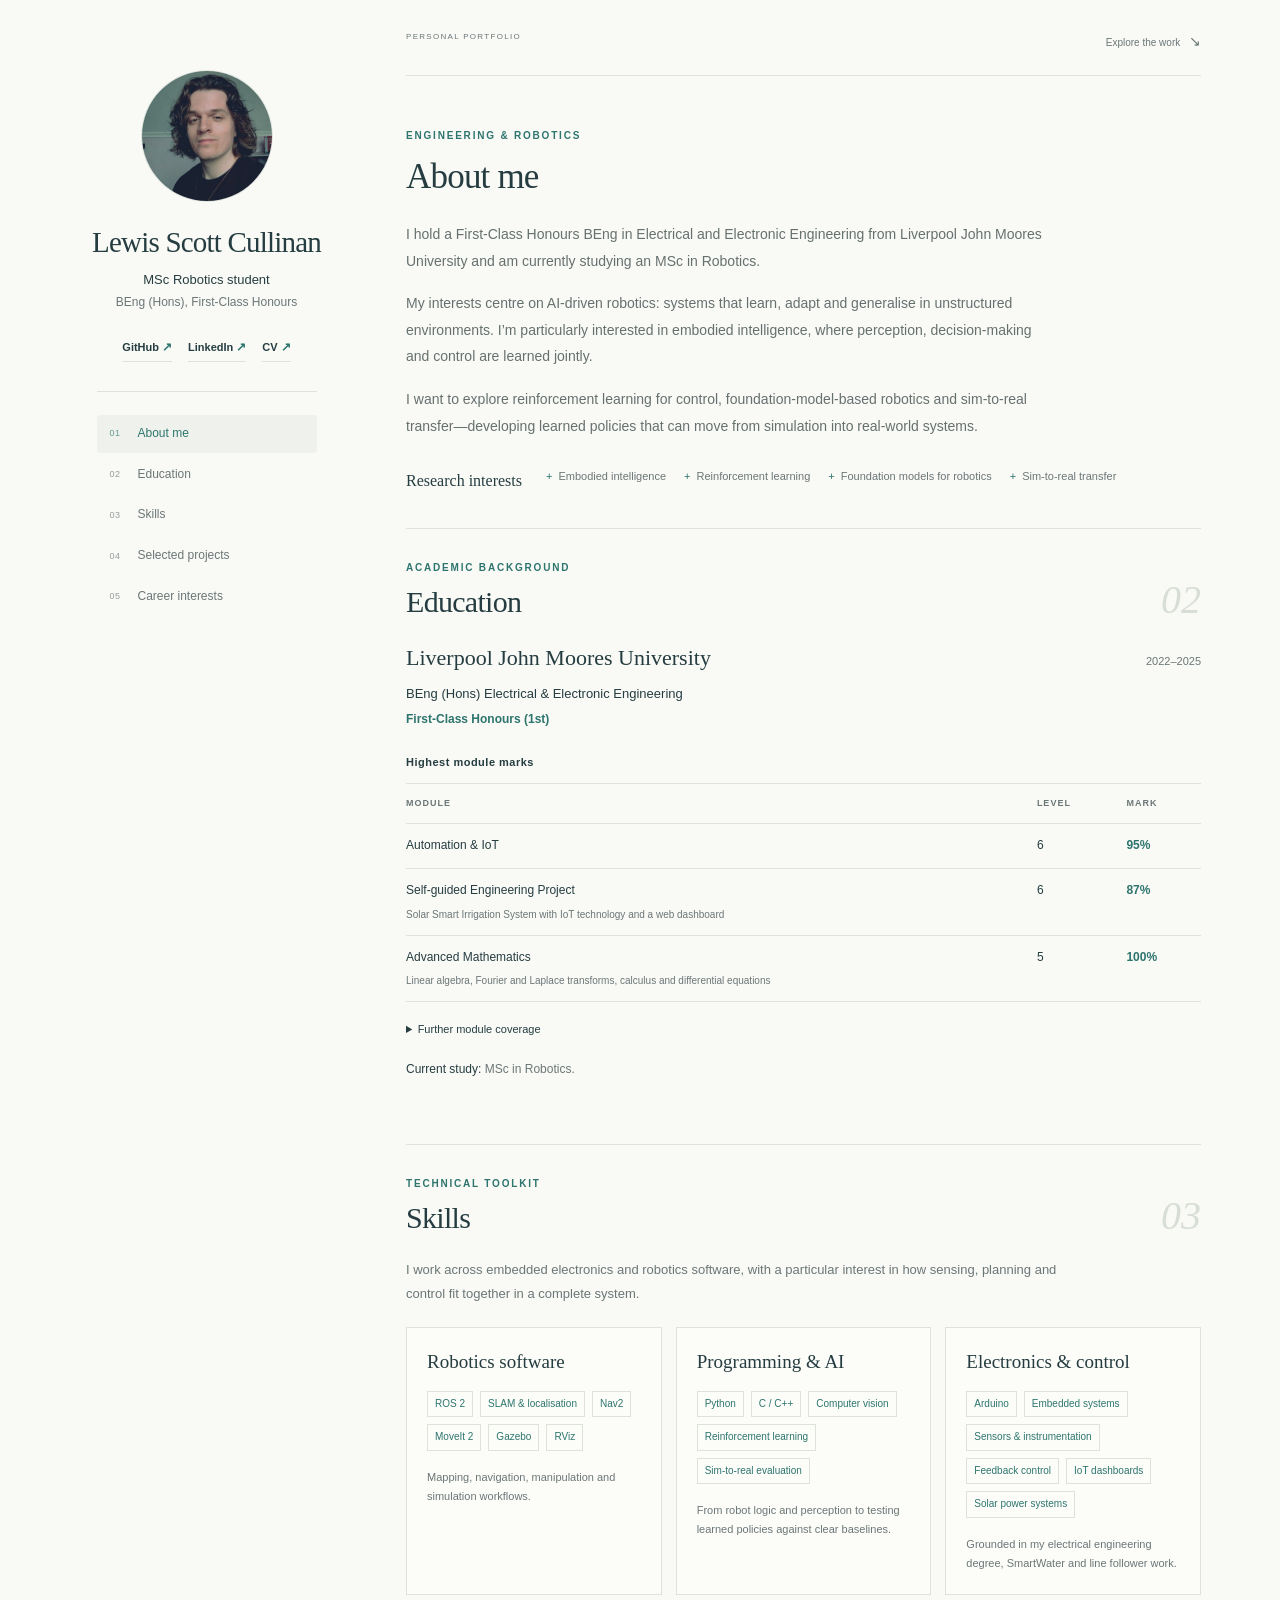
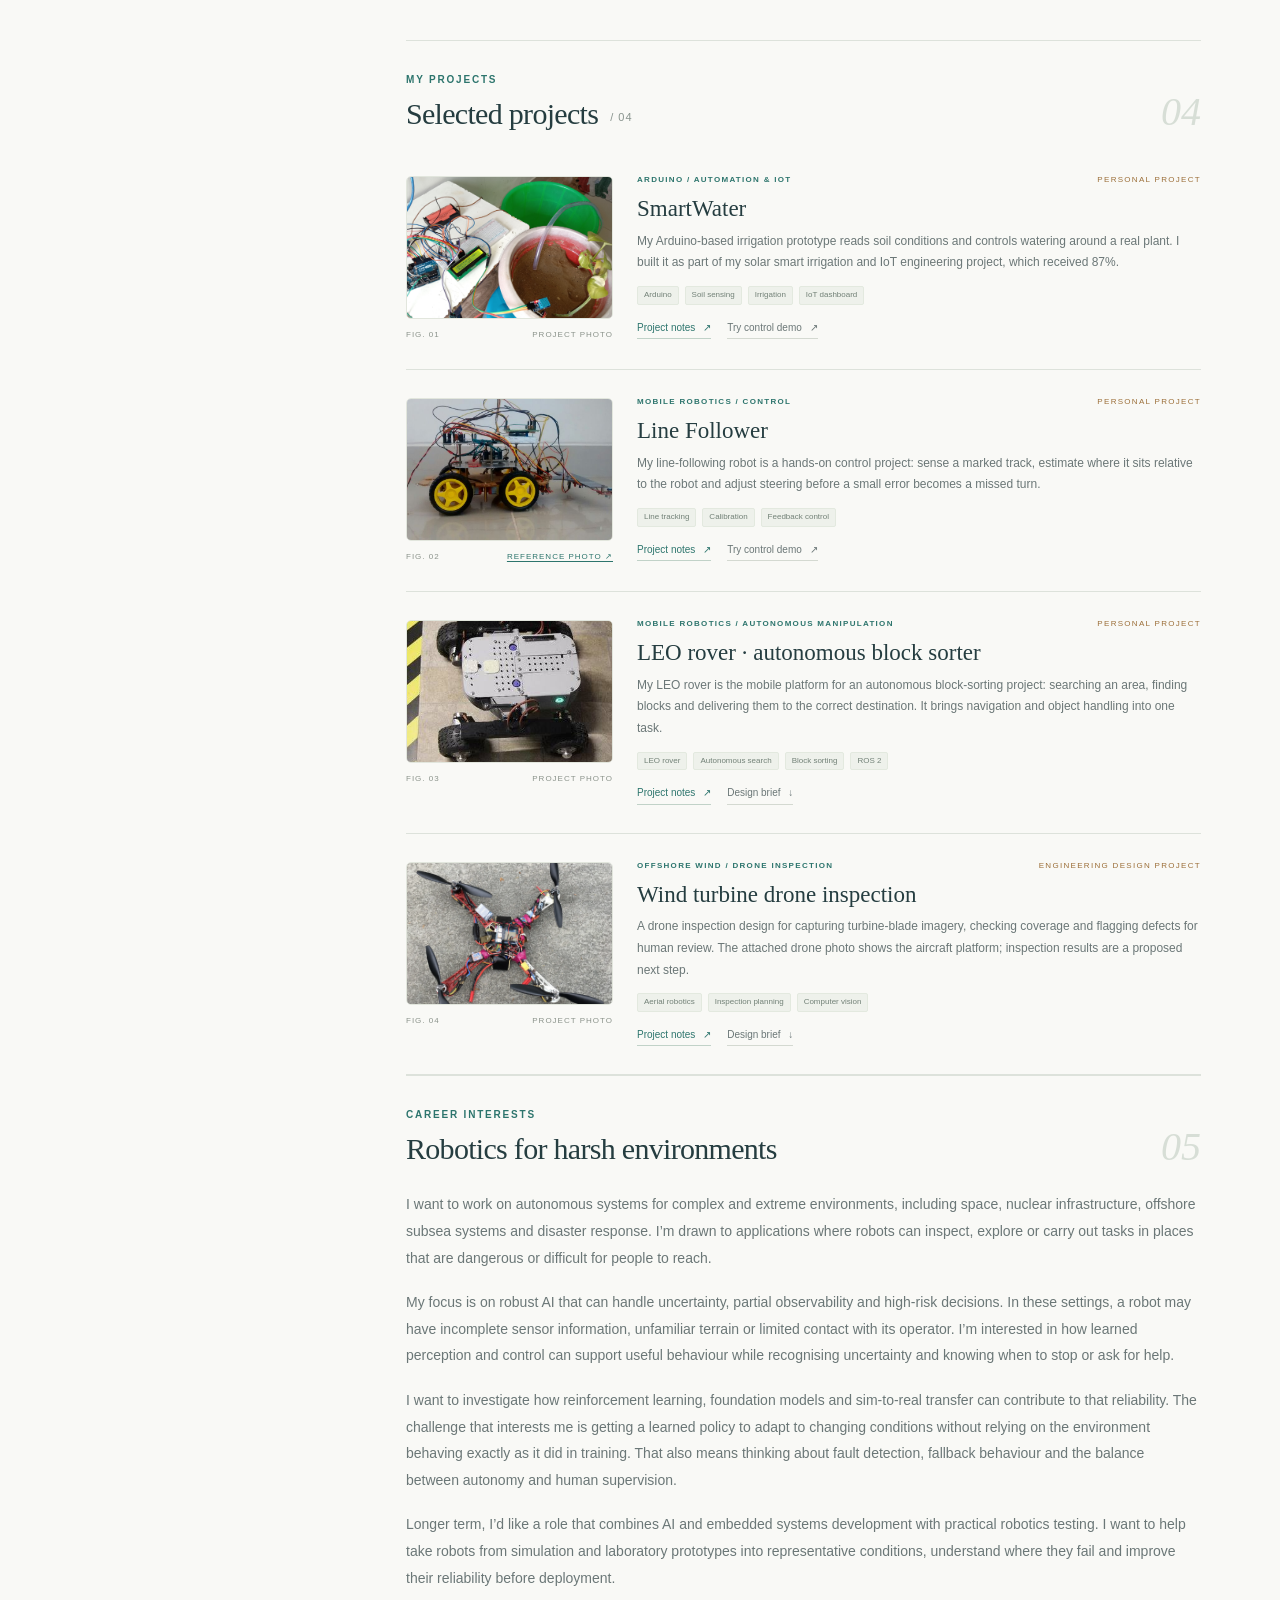
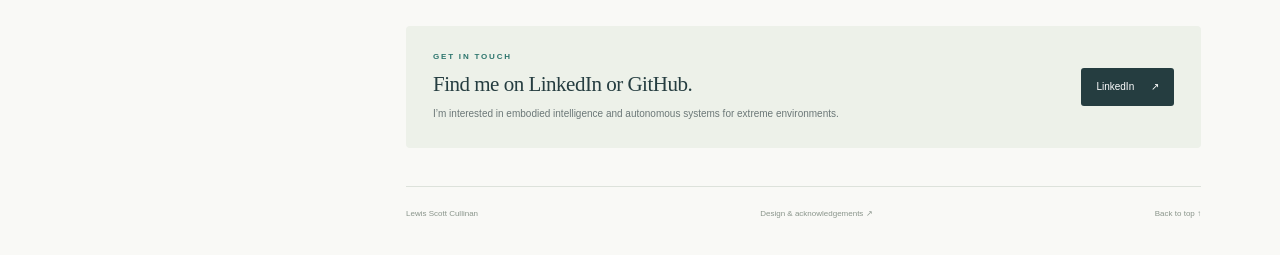
<file: index.html>
<!doctype html>
<html lang="en">
<head>
  <meta charset="utf-8"><meta name="viewport" content="width=device-width, initial-scale=1">
  <meta name="description" content="Lewis Scott Cullinan: First-Class Electrical and Electronic Engineering graduate, with interests in embodied intelligence and AI-driven robotics for extreme environments.">
  <meta name="theme-color" content="#f9f9f6">
  <title>Lewis Scott Cullinan | Robotics &amp; Electronics</title>
  <link rel="icon" type="image/svg+xml" href="assets/avatar.svg">
  <link rel="stylesheet" href="styles.css">
  <script src="profile.js?v=2" defer></script><script src="projects.js?v=2" defer></script><script src="app.js?v=2" defer></script>
</head>
<body>
<a class="skip-link" href="#main">Skip to content</a>
<div class="page-shell">
  <aside class="profile" aria-label="Personal profile">
    <a href="#about" class="avatar-link" aria-label="Back to introduction"><img id="avatar" class="avatar" src="assets/lewis-cullinan.png" width="132" height="132" alt="Lewis Scott Cullinan"></a>
    <p class="eyebrow profile-eyebrow">LEWIS SCOTT CULLINAN</p>
    <h1 id="profile-name">Lewis Scott Cullinan</h1>
    <p class="profile-role" id="profile-role">MSc Robotics student</p>
    <p class="affiliation" id="profile-affiliation">BEng (Hons), First-Class Honours</p>
    <a id="profile-email" class="email" hidden></a>
    <div class="social-links" aria-label="Professional profiles">
      <a data-profile-link="github" hidden>GitHub <span aria-hidden="true">↗</span></a>
      <a data-profile-link="linkedin" hidden>LinkedIn <span aria-hidden="true">↗</span></a>
      <a data-profile-link="cv" hidden>CV <span aria-hidden="true">↗</span></a>
    </div>
    <nav aria-label="Main navigation">
      <a href="#about" class="active"><span>01</span> About me</a>
      <a href="#education"><span>02</span> Education</a>
      <a href="#skills"><span>03</span> Skills</a>
      <a href="#projects"><span>04</span> Selected projects</a>
      <a href="#direction"><span>05</span> Career interests</a>
    </nav>
  </aside>
  <main id="main">
    <header class="topline"><span>PERSONAL PORTFOLIO</span><a href="#projects">Explore the work <span aria-hidden="true">↘</span></a></header>
    <section id="about" class="intro" aria-labelledby="about-title">
      <p class="eyebrow">ENGINEERING &amp; ROBOTICS</p>
      <h2 id="about-title">About me</h2>
      <div id="bio" class="intro-copy"><p>I hold a First-Class Honours BEng in Electrical and Electronic Engineering from Liverpool John Moores University and am currently studying an MSc in Robotics.</p><p>My interests centre on AI-driven robotics: systems that learn, adapt and generalise in unstructured environments. I’m particularly interested in embodied intelligence, where perception, decision-making and control are learned jointly.</p><p>I want to explore reinforcement learning for control, foundation-model-based robotics and sim-to-real transfer—developing learned policies that can move from simulation into real-world systems.</p></div>
      <div class="interests"><h3>Research interests</h3><ul><li>Embodied intelligence</li><li>Reinforcement learning</li><li>Foundation models for robotics</li><li>Sim-to-real transfer</li></ul></div>
    </section>
    <section id="education" class="education-section" aria-labelledby="education-title">
      <div class="section-title"><div><p class="eyebrow">ACADEMIC BACKGROUND</p><h2 id="education-title">Education</h2></div><span class="section-index">02</span></div>
      <div class="degree-heading"><h3>Liverpool John Moores University</h3><span>2022–2025</span></div>
      <p class="degree-name">BEng (Hons) Electrical &amp; Electronic Engineering</p>
      <p class="degree-grade">First-Class Honours (1st)</p>
      <h4 class="academic-subheading">Highest module marks</h4>
      <div class="module-table-wrap"><table class="module-table"><thead><tr><th scope="col">Module</th><th scope="col">Level</th><th scope="col">Mark</th></tr></thead><tbody>
        <tr><th scope="row">Automation &amp; IoT</th><td>6</td><td><strong>95%</strong></td></tr>
        <tr><th scope="row">Self-guided Engineering Project<span>Solar Smart Irrigation System with IoT technology and a web dashboard</span></th><td>6</td><td><strong>87%</strong></td></tr>
        <tr><th scope="row">Advanced Mathematics<span>Linear algebra, Fourier and Laplace transforms, calculus and differential equations</span></th><td>5</td><td><strong>100%</strong></td></tr>
      </tbody></table></div>
      <details class="module-details"><summary>Further module coverage</summary><p>Instrumentation &amp; Control Systems Engineering; Automation &amp; IoT; Signal Processing; Power Electronics; Digital/Analogue Electronics; Embedded Systems Programming and Applications in the Environment; Electronic Design; Linear Electronics; Local Communications Systems; Electric Machines; Clean Energy; Engineering Management; Energy Efficient Drives.</p></details>
      <p class="next-degree"><strong>Current study:</strong> MSc in Robotics.</p>
    </section>
    <section id="skills" class="skills-section" aria-labelledby="skills-title">
      <div class="section-title"><div><p class="eyebrow">TECHNICAL TOOLKIT</p><h2 id="skills-title">Skills</h2></div><span class="section-index">03</span></div>
      <p class="skills-intro">I work across embedded electronics and robotics software, with a particular interest in how sensing, planning and control fit together in a complete system.</p>
      <div class="skill-grid">
        <div class="skill-group"><h3>Robotics software</h3><ul><li>ROS 2</li><li>SLAM &amp; localisation</li><li>Nav2</li><li>MoveIt 2</li><li>Gazebo</li><li>RViz</li></ul><p>Mapping, navigation, manipulation and simulation workflows.</p></div>
        <div class="skill-group"><h3>Programming &amp; AI</h3><ul><li>Python</li><li>C / C++</li><li>Computer vision</li><li>Reinforcement learning</li><li>Sim-to-real evaluation</li></ul><p>From robot logic and perception to testing learned policies against clear baselines.</p></div>
        <div class="skill-group"><h3>Electronics &amp; control</h3><ul><li>Arduino</li><li>Embedded systems</li><li>Sensors &amp; instrumentation</li><li>Feedback control</li><li>IoT dashboards</li><li>Solar power systems</li></ul><p>Grounded in my electrical engineering degree, SmartWater and line follower work.</p></div>
      </div>
    </section>
    <section id="projects" class="projects-section" aria-labelledby="projects-title">
      <div class="section-title"><div><p class="eyebrow">MY PROJECTS</p><h2 id="projects-title">Selected projects<span class="section-count"> / 04</span></h2></div><span class="section-index">04</span></div>
      <div id="project-list"></div>
      <noscript><p>Enable JavaScript to view the interactive project list. The complete descriptions are also available in the <a href="project-notes.md">project notes</a>.</p></noscript>
    </section>
    <section id="direction" class="direction-section" aria-labelledby="direction-title">
      <div class="section-title"><div><p class="eyebrow">CAREER INTERESTS</p><h2 id="direction-title">Robotics for harsh environments</h2></div><span class="section-index">05</span></div>
      <div id="objective" class="direction-copy"><p>I want to work on autonomous systems for complex and extreme environments, including space, nuclear infrastructure, offshore subsea systems and disaster response. I’m drawn to applications where robots can inspect, explore or carry out tasks in places that are dangerous or difficult for people to reach.</p><p>My focus is on robust AI that can handle uncertainty, partial observability and high-risk decisions. In these settings, a robot may have incomplete sensor information, unfamiliar terrain or limited contact with its operator. I’m interested in how learned perception and control can support useful behaviour while recognising uncertainty and knowing when to stop or ask for help.</p><p>I want to investigate how reinforcement learning, foundation models and sim-to-real transfer can contribute to that reliability. The challenge that interests me is getting a learned policy to adapt to changing conditions without relying on the environment behaving exactly as it did in training. That also means thinking about fault detection, fallback behaviour and the balance between autonomy and human supervision.</p><p>Longer term, I’d like a role that combines AI and embedded systems development with practical robotics testing. I want to help take robots from simulation and laboratory prototypes into representative conditions, understand where they fail and improve their reliability before deployment.</p></div>
      <div class="contact-panel"><div><p class="eyebrow">GET IN TOUCH</p><h3>Find me on LinkedIn or GitHub.</h3><p id="contact-copy">I’m interested in embodied intelligence and autonomous systems for extreme environments.</p></div><a id="contact-action" href="https://www.linkedin.com/in/lewis-scott-cullinan-08628b191/" target="_blank" rel="noopener noreferrer" class="primary-link">LinkedIn <span aria-hidden="true">↗</span></a></div>
    </section>
    <footer><span id="copyright">Robotics portfolio</span><a href="credits.html">Design &amp; acknowledgements <span aria-hidden="true">↗</span></a><a href="#about">Back to top ↑</a></footer>
  </main>
</div>
<dialog id="project-dialog" aria-labelledby="dialog-title"><div class="dialog-sticky"><span class="eyebrow">PROJECT DETAILS</span><button class="close-dialog" aria-label="Close project details">Close <span aria-hidden="true">×</span></button></div><div id="dialog-content"></div></dialog>
</body>
</html>
</file>
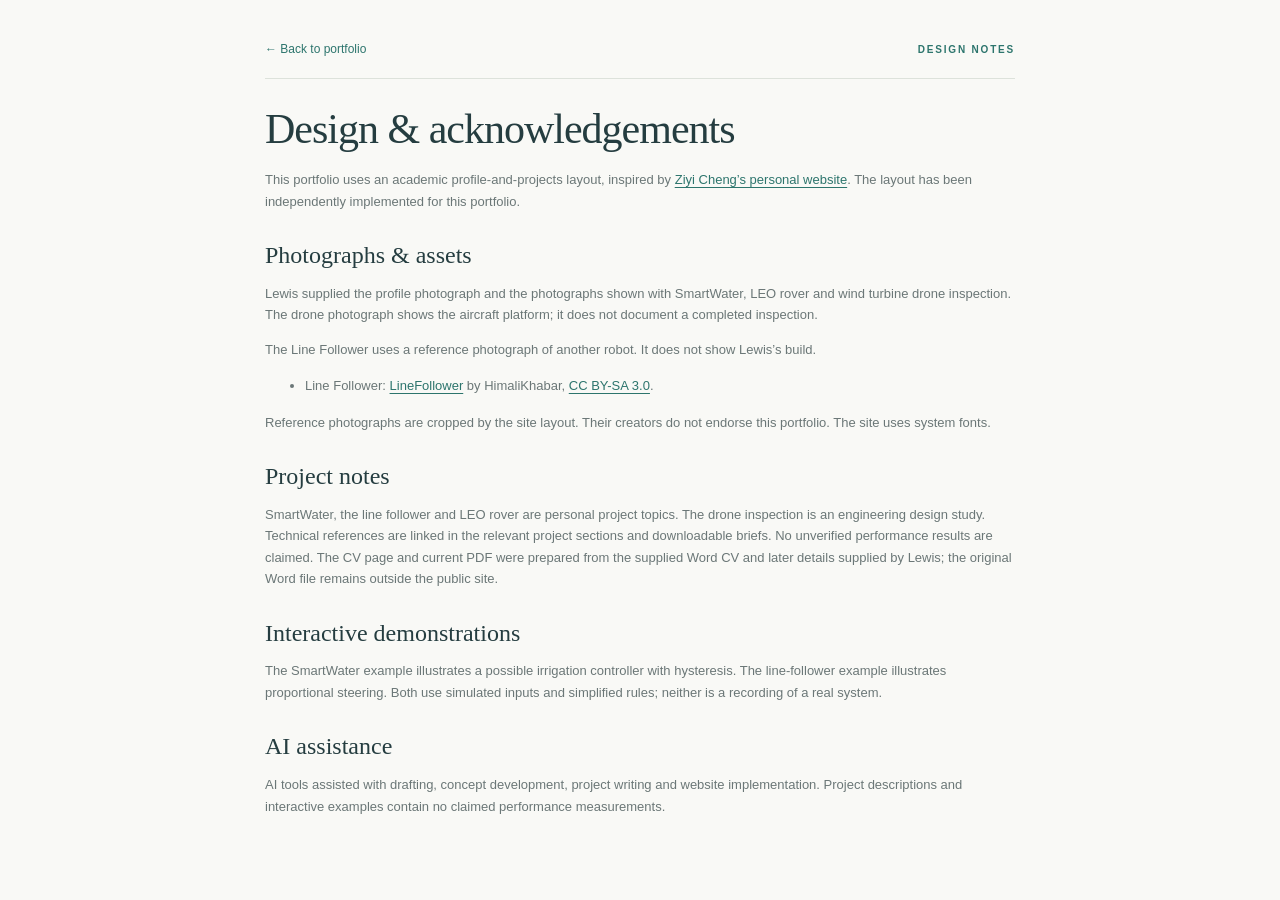
<file: credits.html>
<!doctype html><html lang="en"><head><meta charset="utf-8"><meta name="viewport" content="width=device-width,initial-scale=1"><title>Acknowledgements | Robotics Portfolio</title><link rel="stylesheet" href="styles.css"></head><body><main class="document-shell"><div class="document-nav"><a href="index.html">← Back to portfolio</a><span class="eyebrow" style="margin:0">DESIGN NOTES</span></div><h1>Design &amp; acknowledgements</h1><p>This portfolio uses an academic profile-and-projects layout, inspired by <a href="https://ziyicheng427.github.io/" target="_blank" rel="noopener noreferrer">Ziyi Cheng’s personal website</a>. The layout has been independently implemented for this portfolio.</p><h2>Photographs &amp; assets</h2><p>Lewis supplied the profile photograph and the photographs shown with SmartWater, LEO rover and wind turbine drone inspection. The drone photograph shows the aircraft platform; it does not document a completed inspection.</p><p>The Line Follower uses a reference photograph of another robot. It does not show Lewis’s build.</p><ul><li>Line Follower: <a href="https://commons.wikimedia.org/wiki/File:LineFollower.jpg">LineFollower</a> by HimaliKhabar, <a href="https://creativecommons.org/licenses/by-sa/3.0/">CC BY-SA 3.0</a>.</li></ul><p>Reference photographs are cropped by the site layout. Their creators do not endorse this portfolio. The site uses system fonts.</p><h2>Project notes</h2><p>SmartWater, the line follower and LEO rover are personal project topics. The drone inspection is an engineering design study. Technical references are linked in the relevant project sections and downloadable briefs. No unverified performance results are claimed. The CV page and current PDF were prepared from the supplied Word CV and later details supplied by Lewis; the original Word file remains outside the public site.</p><h2>Interactive demonstrations</h2><p>The SmartWater example illustrates a possible irrigation controller with hysteresis. The line-follower example illustrates proportional steering. Both use simulated inputs and simplified rules; neither is a recording of a real system.</p><h2>AI assistance</h2><p>AI tools assisted with drafting, concept development, project writing and website implementation. Project descriptions and interactive examples contain no claimed performance measurements.</p></main></body></html>
</file>
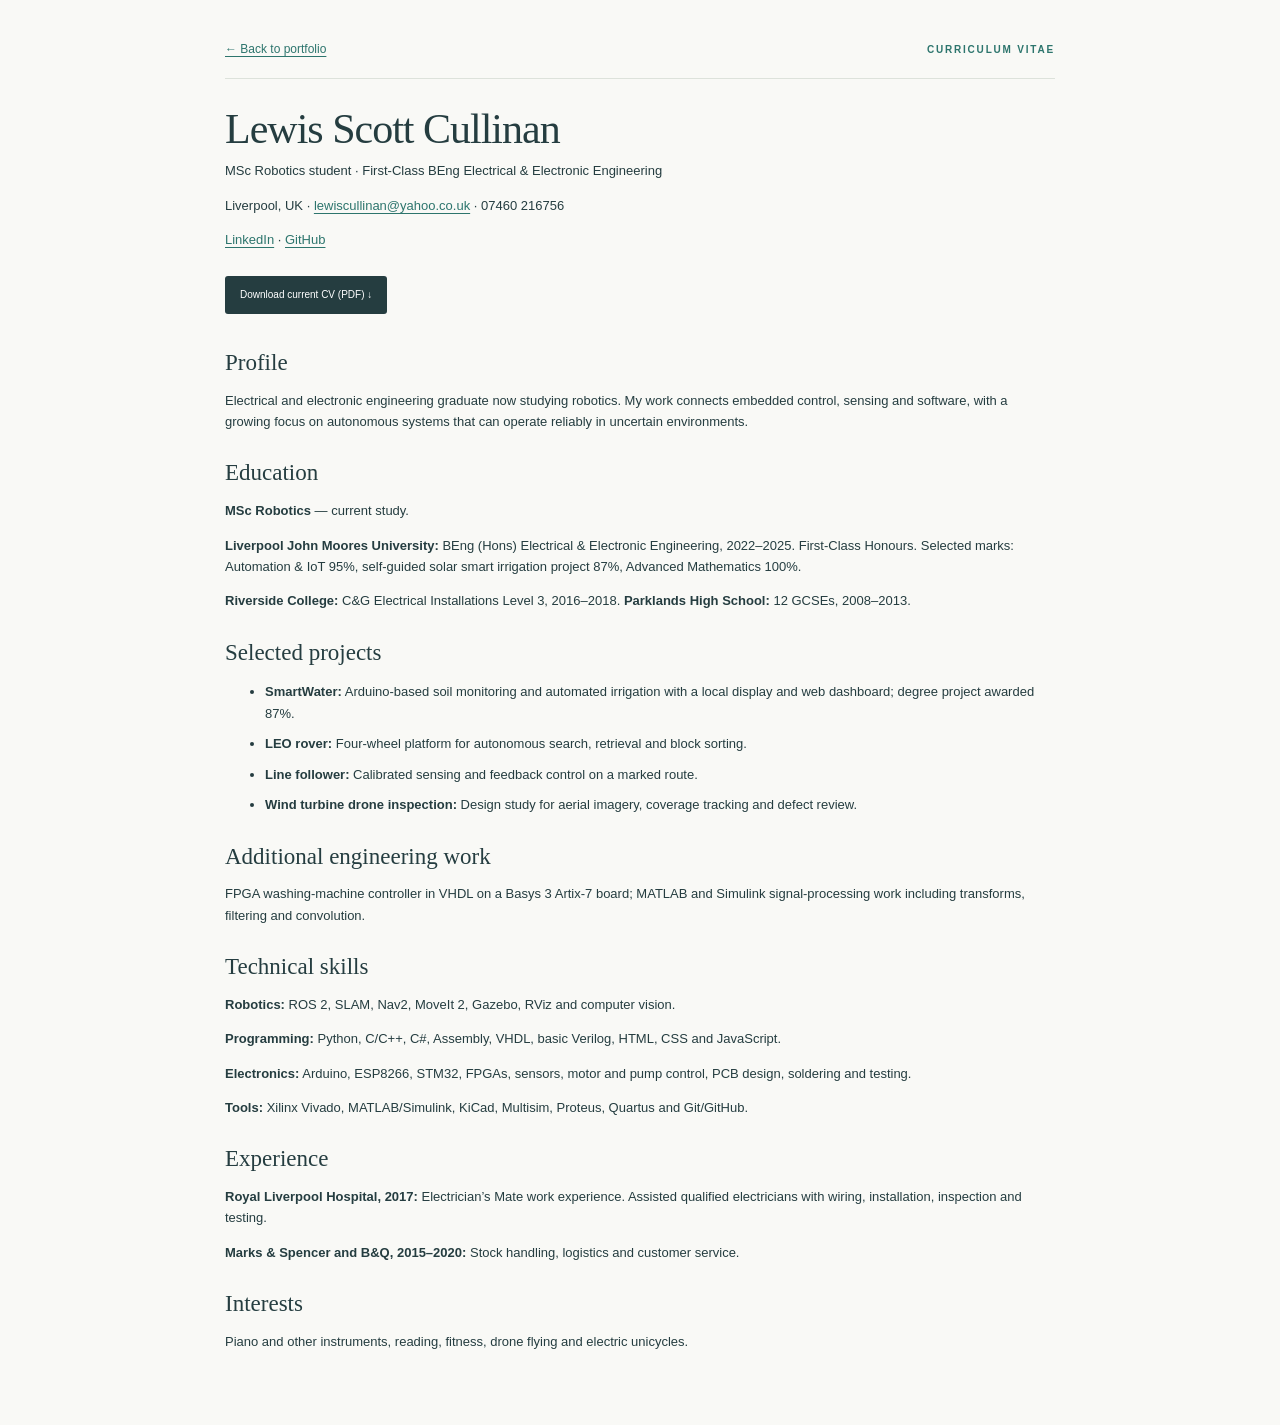
<file: cv.html>
<!doctype html><html lang="en"><head><meta charset="utf-8"><meta name="viewport" content="width=device-width,initial-scale=1"><title>CV | Lewis Scott Cullinan</title><link rel="stylesheet" href="styles.css"></head><body><main class="document-shell cv-page"><div class="document-nav"><a href="index.html">← Back to portfolio</a><span class="eyebrow" style="margin:0">CURRICULUM VITAE</span></div><h1>Lewis Scott Cullinan</h1><p class="cv-lead">MSc Robotics student · First-Class BEng Electrical &amp; Electronic Engineering</p><p>Liverpool, UK · <a href="mailto:lewiscullinan@yahoo.co.uk">lewiscullinan@yahoo.co.uk</a> · 07460 216756</p><p><a href="https://www.linkedin.com/in/lewis-scott-cullinan-08628b191/">LinkedIn</a> · <a href="https://github.com/LewyCullinan">GitHub</a></p><div class="cv-actions"><a class="primary-link" href="assets/Lewis-Scott-Cullinan-CV.pdf" download>Download current CV (PDF) ↓</a></div><h2>Profile</h2><p>Electrical and electronic engineering graduate now studying robotics. My work connects embedded control, sensing and software, with a growing focus on autonomous systems that can operate reliably in uncertain environments.</p><h2>Education</h2><p><strong>MSc Robotics</strong> — current study.</p><p><strong>Liverpool John Moores University:</strong> BEng (Hons) Electrical &amp; Electronic Engineering, 2022–2025. First-Class Honours. Selected marks: Automation &amp; IoT 95%, self-guided solar smart irrigation project 87%, Advanced Mathematics 100%.</p><p><strong>Riverside College:</strong> C&amp;G Electrical Installations Level 3, 2016–2018. <strong>Parklands High School:</strong> 12 GCSEs, 2008–2013.</p><h2>Selected projects</h2><ul><li><strong>SmartWater:</strong> Arduino-based soil monitoring and automated irrigation with a local display and web dashboard; degree project awarded 87%.</li><li><strong>LEO rover:</strong> Four-wheel platform for autonomous search, retrieval and block sorting.</li><li><strong>Line follower:</strong> Calibrated sensing and feedback control on a marked route.</li><li><strong>Wind turbine drone inspection:</strong> Design study for aerial imagery, coverage tracking and defect review.</li></ul><h2>Additional engineering work</h2><p>FPGA washing-machine controller in VHDL on a Basys 3 Artix-7 board; MATLAB and Simulink signal-processing work including transforms, filtering and convolution.</p><h2>Technical skills</h2><p><strong>Robotics:</strong> ROS 2, SLAM, Nav2, MoveIt 2, Gazebo, RViz and computer vision.</p><p><strong>Programming:</strong> Python, C/C++, C#, Assembly, VHDL, basic Verilog, HTML, CSS and JavaScript.</p><p><strong>Electronics:</strong> Arduino, ESP8266, STM32, FPGAs, sensors, motor and pump control, PCB design, soldering and testing.</p><p><strong>Tools:</strong> Xilinx Vivado, MATLAB/Simulink, KiCad, Multisim, Proteus, Quartus and Git/GitHub.</p><h2>Experience</h2><p><strong>Royal Liverpool Hospital, 2017:</strong> Electrician’s Mate work experience. Assisted qualified electricians with wiring, installation, inspection and testing.</p><p><strong>Marks &amp; Spencer and B&amp;Q, 2015–2020:</strong> Stock handling, logistics and customer service.</p><h2>Interests</h2><p>Piano and other instruments, reading, fitness, drone flying and electric unicycles.</p></main></body></html>
</file>
<file: styles.css>
:root{--paper:#f9f9f6;--ink:#253d40;--muted:#6b7777;--teal:#2d756d;--line:#dde2db;--pale:#eff2ec;--soft:#faf6ee;--gold:#9c6f39;--serif:Georgia,'Times New Roman',serif;--sans:Arial,Helvetica,sans-serif}*{box-sizing:border-box}html{scroll-behavior:smooth;scroll-padding-top:36px}body{margin:0;background:var(--paper);color:var(--ink);font-family:var(--sans);font-size:15px;line-height:1.65}a{color:inherit;text-decoration:none}button,input{font:inherit}button,a,input,summary{-webkit-tap-highlight-color:transparent}button{cursor:pointer}a:focus-visible,button:focus-visible,input:focus-visible,summary:focus-visible{outline:3px solid var(--teal);outline-offset:5px}button:disabled{cursor:default}a:hover{color:var(--teal)}[hidden]{display:none!important}.skip-link{position:fixed;z-index:100;top:-70px;left:20px;background:var(--ink);color:white;padding:10px 16px}.skip-link:focus{top:12px}.page-shell{max-width:1210px;margin:auto;display:grid;grid-template-columns:255px minmax(0,1fr);gap:72px;padding:0 44px}.profile{position:sticky;top:0;align-self:start;height:100vh;padding-top:70px;text-align:center;display:flex;flex-direction:column;align-items:center}.avatar{border-radius:50%;background:#eef1e8;border:1px solid var(--line);display:block}.avatar-link{display:block}.eyebrow{font-size:10px;letter-spacing:1.8px;font-weight:600;color:var(--teal);line-height:1.5;margin:0 0 13px}.profile-eyebrow{margin:24px 0 10px;font-size:9px;letter-spacing:2px}.profile h1{font-family:var(--serif);font-size:32px;letter-spacing:-.8px;font-weight:500;margin:0 0 9px;line-height:1.2}.profile-role{font-size:13px;margin:0}.affiliation{font-size:12px;color:var(--muted);margin:3px 0}.email{font-size:12px;margin:8px 0 0;overflow-wrap:anywhere}.social-links{display:flex;justify-content:center;gap:16px;margin:22px 0 29px;font-size:11px;font-weight:600}.social-links a{border-bottom:1px solid var(--line);padding-bottom:3px}.social-links span{font-size:12px;color:var(--teal)}nav{width:100%;max-width:220px;text-align:left;border-top:1px solid var(--line);padding-top:20px}nav a{display:flex;gap:17px;align-items:center;font-size:12px;padding:9px 13px;margin:3px 0;border-radius:3px;color:var(--muted)}nav a span{font-size:9px;letter-spacing:.5px;opacity:.7}nav a.active{color:var(--teal);background:var(--pale)}.profile-note{font-size:11px;color:var(--muted);border-top:1px solid var(--line);padding-top:24px;margin-top:25px;max-width:190px;text-align:left;line-height:1.8}.small-dot{display:inline-block;width:5px;height:5px;background:var(--teal);border-radius:100%;margin-right:6px;vertical-align:middle}.edition{font-size:8px;letter-spacing:2px;color:#929b97;margin-top:32px}.topline{display:flex;justify-content:space-between;gap:14px;padding:30px 0 22px;border-bottom:1px solid var(--line);font-size:8px;letter-spacing:1.3px;color:var(--muted)}.topline a{letter-spacing:0;font-size:10px}.topline a span{margin-left:6px;font-size:14px}h2{font-family:var(--serif);font-weight:400;line-height:1.2}section{scroll-margin-top:30px}.intro{padding:52px 0 38px}.intro h2{font-size:50px;letter-spacing:-1.8px;margin:0 0 23px}.intro h2 em{font-style:italic;font-weight:400;color:var(--teal)}.intro-copy{color:#66716f;font-size:14px;line-height:1.9;max-width:650px;margin:0}.interests{margin-top:28px;display:grid;grid-template-columns:125px 1fr;gap:15px;align-items:start}.interests h3{font-family:var(--serif);font-size:16px;font-weight:400;line-height:1.5;margin:2px 0}.interests ul{list-style:none;display:flex;flex-wrap:wrap;gap:7px 18px;margin:0;padding:0;font-size:11px;color:var(--muted)}.interests li::before{content:'+';color:var(--teal);margin-right:6px}.section-title{display:flex;align-items:center;justify-content:space-between;gap:15px;border-top:1px solid var(--line);padding-top:31px}.section-title .eyebrow{margin-bottom:9px}.section-title h2{font-size:30px;letter-spacing:-.7px;margin:0}.section-count{font-family:var(--sans);font-size:11px;color:#89948e;letter-spacing:1px;vertical-align:middle;margin-left:8px}.section-index{font-family:var(--serif);font-size:40px;line-height:1;color:#d7ded6;font-style:italic;align-self:flex-end}.project-toolbar{display:flex;align-items:center;justify-content:space-between;border-bottom:1px solid var(--line);margin-top:24px;padding-bottom:16px;gap:10px}.filters{display:flex;gap:5px}.filters button{border:1px solid transparent;border-radius:3px;padding:5px 11px;font-size:10px;background:transparent;color:var(--muted)}.filters button.selected{border-color:var(--line);background:#eef1eb;color:var(--ink)}.filters button:hover{background:var(--pale)}.filters span{font-size:9px;margin-left:6px;color:var(--teal)}.result-count{margin:0;color:#88918b;font-size:9px;white-space:nowrap}.project{display:grid;grid-template-columns:207px minmax(0,1fr);gap:24px;padding:28px 0;border-bottom:1px solid var(--line)}.project-visual{margin:0}.project-image-button{border:1px solid #e2e6dd;border-radius:5px;overflow:hidden;padding:0;background:#f0f2eb;display:block;width:100%;position:relative}.project-image-button img{width:100%;height:auto;aspect-ratio:1.4545;object-fit:cover;display:block;transition:transform .35s}.project-image-button:hover img{transform:scale(1.035)}.figure-label{display:flex;justify-content:space-between;color:#8b938b;font-size:8px;letter-spacing:1px;margin-top:9px}.project-kicker{font-size:8px;font-weight:600;text-transform:uppercase;letter-spacing:1.3px;color:var(--teal);display:flex;justify-content:space-between;gap:5px;line-height:1.6;margin-top:-2px;margin-bottom:8px}.status{font-weight:400;color:var(--gold);white-space:nowrap}.project h3{font-family:var(--serif);font-size:23px;font-weight:400;line-height:1.2;letter-spacing:-.4px;margin:0 0 8px}.project-title{border:0;background:none;padding:0;text-align:left;color:inherit;font:inherit;line-height:inherit}.project-title:hover{color:var(--teal)}.project-desc{font-size:12px;color:var(--muted);line-height:1.8;margin:0 0 12px}.tags{display:flex;gap:6px;flex-wrap:wrap;list-style:none;margin:0;padding:0}.tags li{font-size:8px;padding:2px 6px;background:#eef1eb;color:#728177;border:1px solid #e3e9df;border-radius:2px;line-height:1.6}.project-actions{display:flex;gap:16px;margin-top:15px;align-items:center}.text-button{padding:0 0 2px;border:0;border-bottom:1px solid #c1d2c8;background:none;color:var(--teal);font-size:10px}.text-button span{margin-left:5px}.project-actions .secondary{color:var(--muted);border-color:#d4d9d1}.project-note{font-size:10px;line-height:1.8;color:#8a9188;margin:20px 0 44px;max-width:580px}.project-note span{color:var(--teal);margin-right:5px}.skills-section{padding-bottom:44px}.skill-row{display:grid;grid-template-columns:210px 1fr;gap:21px;padding:23px 0;border-bottom:1px solid var(--line)}.skill-row:last-child{border-bottom:none;padding-bottom:0}.skill-row h3{font-family:var(--serif);font-size:17px;font-weight:400;line-height:1.5;margin:0}.skill-row h3 span{font-size:8px;color:var(--teal);font-family:var(--sans);margin-right:10px;vertical-align:middle}.skill-row p{font-size:12px;color:var(--muted);margin:0 0 10px}.skill-row small{display:block;font-size:9px;color:#929b91;margin-top:10px}.direction-copy{font-size:14px;line-height:1.9;color:var(--muted);margin:24px 0 28px}.roadmap{display:grid;grid-template-columns:repeat(3,1fr);gap:25px}.roadmap>div{border-top:1px solid var(--line);padding-top:15px}.roadmap span{font-family:var(--serif);font-style:italic;font-size:16px;color:var(--teal)}.roadmap h3{font-family:var(--serif);font-size:17px;line-height:1.3;font-weight:400;margin:9px 0}.roadmap p{font-size:11px;line-height:1.8;color:var(--muted);margin:0}.contact-panel{background:#edf1e9;padding:25px 27px;margin:35px 0 38px;display:flex;justify-content:space-between;gap:24px;align-items:center;border-radius:4px}.contact-panel .eyebrow{font-size:8px;margin-bottom:8px}.contact-panel h3{font-family:var(--serif);font-size:21px;font-weight:400;letter-spacing:-.5px;line-height:1.3;margin:0}.contact-panel p:not(.eyebrow){font-size:10px;color:var(--muted);margin:8px 0 0}.primary-link{background:var(--ink);color:white;padding:11px 15px;border-radius:3px;font-size:10px;white-space:nowrap;display:inline-block}.primary-link:hover{background:var(--teal);color:white}.primary-link span{margin-left:14px}footer{border-top:1px solid var(--line);display:flex;justify-content:space-between;flex-wrap:wrap;gap:14px;padding:20px 0 35px;font-size:8px;color:#8a958b}dialog{width:min(830px,calc(100% - 36px));max-height:90vh;padding:0;border:1px solid #d4ddd1;background:var(--paper);color:var(--ink);border-radius:8px;box-shadow:0 30px 100px #14252333;overscroll-behavior:contain}dialog::backdrop{background:#20342b80;backdrop-filter:blur(5px)}body.modal-open{overflow:hidden}.dialog-sticky{position:sticky;top:0;background:var(--paper);display:flex;align-items:center;justify-content:space-between;padding:17px 30px;border-bottom:1px solid var(--line);z-index:2}.dialog-sticky .eyebrow{margin:0;font-size:9px}.close-dialog{background:none;border:0;font-size:11px;color:var(--muted);padding:4px 0 4px 12px}.close-dialog span{margin-left:12px;font-size:22px;line-height:1;vertical-align:-2px}#dialog-content{padding:28px 34px 34px}.detail-header{display:grid;grid-template-columns:1fr 240px;gap:24px;align-items:center;margin-bottom:25px}.detail-header h2{font-size:35px;letter-spacing:-1px;margin:0 0 12px}.detail-header img{width:100%;height:auto;border:1px solid var(--line);border-radius:5px}.detail-summary{font-size:13px;color:var(--muted);margin:0}.detail-status{font-size:10px;color:var(--gold);letter-spacing:1px;text-transform:uppercase;margin:0 0 10px}.context-note{font-size:11px;line-height:1.8;background:var(--pale);padding:13px 16px;border-left:2px solid #9cbaa5;color:var(--muted);margin:0 0 25px}.detail-section{border-top:1px solid var(--line);padding:21px 0 2px}.detail-section h3{font-family:var(--serif);font-size:22px;font-weight:400;margin:0 0 10px}.detail-section p,.detail-section li{font-size:12px;color:var(--muted);line-height:1.8}.detail-section p{margin:0 0 15px}.detail-section ul{padding-left:19px;margin:0 0 17px}.detail-section li{padding-bottom:6px}.flow{display:flex;flex-wrap:wrap;gap:6px;align-items:center;margin:0 0 16px}.flow span{font-size:10px;border:1px solid var(--line);padding:7px 9px;border-radius:3px}.flow b{font-size:12px;color:var(--teal);font-weight:400}.detail-footer{margin-top:20px;display:flex;gap:15px;align-items:center}.detail-footer a{font-size:11px}.demo{padding:18px 20px;background:#edf2eb;border:1px solid #d7e0d2;border-radius:4px;margin:12px 0 22px}.demo h4{margin:0 0 8px;font-family:var(--serif);font-weight:400;font-size:19px}.demo>p{font-size:10px;margin-bottom:15px}.demo label{font-size:11px;display:block;margin-bottom:8px}.demo input[type=range]{width:100%;accent-color:var(--teal)}.demo-status{margin-top:13px!important;padding-top:12px;border-top:1px solid #d3dfcc;display:flex;justify-content:space-between;gap:16px}.demo-status strong{font-size:12px;font-weight:500;color:var(--teal)}.demo-status span{font-size:10px}.demo-note{font-size:10px!important;color:#899386!important;margin:12px 0 0!important}.line-demo-svg{width:100%;height:100px;display:block}.document-shell{max-width:820px;padding:40px 35px 60px;margin:auto}.document-shell h1{font-family:var(--serif);font-weight:400;font-size:42px;line-height:1.2;letter-spacing:-1px;margin:25px 0 15px}.document-shell h2{font-size:24px;margin:29px 0 12px}.document-shell p,.document-shell li{font-size:13px;color:var(--muted)}.document-shell a:not(.primary-link){color:var(--teal);text-decoration:underline;text-underline-offset:3px}.document-shell .document-nav{display:flex;justify-content:space-between;align-items:center;gap:20px;border-bottom:1px solid var(--line);padding-bottom:18px}.document-shell .document-nav a{font-size:12px;text-decoration:none}.draft-label{display:inline-block;font-size:10px;background:#f2e9d9;color:var(--gold);padding:5px 10px;border-radius:3px}.document-shell button{border:0}.cv-contact{display:flex;flex-wrap:wrap;gap:15px}.cv-contact a{font-size:12px}.cv-list{padding-left:17px}.cv-section{border-top:1px solid var(--line);margin-top:28px;padding-top:2px}.cv-section h3{font-family:var(--serif);font-size:18px;font-weight:400;margin-bottom:6px}@media(min-width:1500px){.page-shell{max-width:1290px;grid-template-columns:270px minmax(0,1fr);gap:90px}.intro h2{font-size:55px}.project{grid-template-columns:228px 1fr}.project-desc{font-size:13px}}@media(max-width:1050px){.page-shell{grid-template-columns:210px minmax(0,1fr);gap:42px;padding:0 30px}.project{grid-template-columns:170px minmax(0,1fr);gap:20px}.profile{padding-top:65px}.profile h1{font-size:28px}.intro h2{font-size:43px}.skill-row{grid-template-columns:165px 1fr}.topline{font-size:7px}.contact-panel{padding:22px}.contact-panel h3{font-size:19px}}@media(max-width:800px){.page-shell{display:block;padding:0 28px;max-width:720px}.profile{position:relative;height:auto;display:grid;grid-template-columns:82px 1fr;gap:0 20px;text-align:left;padding-top:32px;align-items:start}.avatar-link{grid-column:1;grid-row:1/6;margin-top:2px}.avatar{width:82px;height:82px}.profile-eyebrow{grid-column:2;margin:0 0 4px;font-size:8px}.profile h1{grid-column:2;font-size:27px;margin:0 0 5px}.profile-role,.affiliation,.email{grid-column:2}.profile-role{font-size:12px}.affiliation{font-size:11px}.email{margin-top:4px}.social-links{grid-column:2;justify-content:flex-start;margin:12px 0 18px;font-size:10px}.profile nav{grid-column:1/-1;max-width:none;display:flex;gap:3px;padding:13px 0;border-bottom:1px solid var(--line);justify-content:space-between}.profile nav a{padding:6px 5px;gap:7px;font-size:10px;margin:0}.profile-note,.edition{display:none}.topline{padding-top:21px;border-bottom:0}.intro{padding:26px 0 37px}.intro h2{font-size:44px}.interests{grid-template-columns:120px 1fr}.project{grid-template-columns:190px minmax(0,1fr)}.skill-row{grid-template-columns:180px 1fr}.detail-header{grid-template-columns:1fr 200px}.detail-header h2{font-size:30px}}@media(max-width:540px){.page-shell{padding:0 21px}.topline{font-size:6px;letter-spacing:1px}.topline a{font-size:9px}.intro h2{font-size:39px;letter-spacing:-1.3px}.intro-copy{font-size:13px;line-height:1.9}.interests{display:block;margin-top:23px}.interests h3{font-size:15px;margin-bottom:12px}.interests ul{gap:7px 13px;font-size:10px}.section-title{padding-top:26px}.section-title h2{font-size:28px}.section-count{font-size:9px;margin-left:3px}.section-index{font-size:33px}.filters{gap:0}.filters button{padding:5px 8px;font-size:9px}.project{display:block;padding:25px 0}.project-visual{margin-bottom:18px}.project-image-button img{height:190px;aspect-ratio:auto;object-fit:contain}.project-kicker{font-size:8px;margin-bottom:8px}.project h3{font-size:25px}.project-desc{font-size:12px}.project-actions{margin-top:17px;gap:20px}.text-button{font-size:11px}.project-note{margin-bottom:34px}.skill-row{grid-template-columns:1fr;gap:10px;padding:22px 0}.skill-row h3{font-size:18px}.skills-section{padding-bottom:33px}.roadmap{grid-template-columns:1fr;gap:19px}.roadmap>div{display:grid;grid-template-columns:24px 1fr;gap:4px 12px}.roadmap h3{margin:1px 0 2px}.roadmap p{grid-column:2}.contact-panel{display:block;padding:22px}.contact-panel .primary-link{margin-top:20px}.contact-panel h3{font-size:22px}footer{font-size:8px;gap:12px}dialog{width:calc(100% - 22px);max-height:94vh}.dialog-sticky{padding:14px 20px}#dialog-content{padding:22px}.detail-header{display:flex;flex-direction:column;align-items:stretch;gap:20px}.detail-header img{height:175px;object-fit:contain;background:#f2f3eb}.detail-header h2{font-size:31px}.detail-section h3{font-size:23px}.detail-footer{align-items:flex-start;flex-direction:column}.demo{padding:15px}.demo-status{flex-direction:column;gap:5px}.document-shell{padding:25px 22px 40px}.document-shell h1{font-size:35px}}@media(prefers-reduced-motion:reduce){html{scroll-behavior:auto}*,*::before,*::after{transition:none!important;animation:none!important}}@media print{body{background:white;font-size:11pt}.document-nav,.no-print,.draft-label{display:none!important}.document-shell{max-width:none;padding:0}.cv-section{break-inside:avoid}.document-shell h1{font-size:28pt}.document-shell h2{font-size:16pt}.document-shell p,.document-shell li{font-size:10pt;color:#333}a{text-decoration:none!important;color:#222!important}.cv-contact{gap:10px}}

/* Personal portfolio refinements */
.profile h1{font-size:29px;line-height:1.2;max-width:250px}.profile-eyebrow{display:none}.profile h1{margin-top:23px}.affiliation:empty{display:none}.intro{padding-bottom:33px}.project:first-child{margin-top:16px}.electronics-ideas{padding:30px 0 35px}.electronics-ideas h2{font-size:27px;margin:0 0 12px;letter-spacing:-.6px}.ideas-intro,.skills-intro{font-size:12px;color:var(--muted);margin:0 0 20px}.skills-intro{margin-top:15px;margin-bottom:0}.idea-list{margin:0;display:grid;grid-template-columns:1fr 1fr;gap:0 25px}.idea-list>div{border-top:1px solid var(--line);padding:14px 0}.idea-list dt{font-family:var(--serif);font-size:17px;line-height:1.35}.idea-list dd{margin:6px 0 0;font-size:11px;line-height:1.8;color:var(--muted)}
@media(max-width:800px){.profile h1{margin-top:0;max-width:none;font-size:26px}.avatar-link{grid-row:1/5}.profile-role{margin-top:4px}.profile{align-items:center}.profile nav a{font-size:10px}}
@media(max-width:540px){.profile h1{font-size:24px}.intro h2{font-size:37px}.idea-list{grid-template-columns:1fr}.contact-panel h3{font-size:22px}}

#objective p{margin:0 0 18px}#objective p:last-child{margin-bottom:0}

/* Academic profile */
.avatar{object-fit:cover}.profile-role{max-width:240px}.intro h2{font-size:35px;letter-spacing:-.8px}.intro-copy p{margin:0 0 16px}.intro-copy p:last-child{margin-bottom:0}.education-section{padding-bottom:35px}.degree-heading{display:flex;justify-content:space-between;align-items:baseline;gap:20px;margin-top:24px}.degree-heading h3{font:400 22px/1.3 var(--serif);margin:0}.degree-heading>span{font-size:11px;white-space:nowrap;color:var(--muted)}.degree-name{font-size:13px;margin:10px 0 6px}.degree-grade{color:var(--teal);font-size:12px;font-weight:600;margin:0 0 23px}.academic-subheading{font-size:11px;letter-spacing:.5px;font-weight:600;margin:0 0 12px}.module-table{border-collapse:collapse;width:100%;font-size:12px;text-align:left}.module-table th,.module-table td{padding:12px 10px;border-bottom:1px solid var(--line);vertical-align:top}.module-table thead th{font-size:9px;color:var(--muted);text-transform:uppercase;letter-spacing:1px;border-top:1px solid var(--line)}.module-table th:first-child{padding-left:0}.module-table tbody th{font-weight:400}.module-table th span{display:block;font-size:10px;line-height:1.7;color:var(--muted);margin-top:5px}.module-table td:last-child{color:var(--teal);white-space:nowrap}.module-details{margin-top:18px;font-size:11px;color:var(--muted)}.module-details summary{cursor:pointer;color:var(--ink)}.module-details p{line-height:1.9}.next-degree{font-size:12px;margin:21px 0 0;color:var(--muted)}.next-degree strong{color:var(--ink);font-weight:500}
@media(max-width:800px){.profile-role{max-width:none}.intro h2{font-size:32px}}
@media(max-width:540px){.degree-heading{display:block}.degree-heading>span{display:block;margin-top:8px}.degree-heading h3{font-size:22px}.module-table th,.module-table td{padding:11px 7px}.profile nav{flex-wrap:wrap;justify-content:flex-start}.profile nav a{flex:1 1 42%}}

.concept-intro{padding:30px 0 4px}.concept-intro h3{font:400 25px/1.3 var(--serif);margin:0 0 10px}.concept-intro>p:last-child{font-size:12px;color:var(--muted);margin:0}.research-links{display:flex;flex-direction:column;gap:8px;margin:0 0 20px}.research-links a{font-size:10px;line-height:1.7;color:var(--teal);text-decoration:underline;text-underline-offset:3px}.project-kicker{flex-wrap:wrap}.status{margin-left:auto}

.skills-section{padding:30px 0 45px}.skills-intro{max-width:680px;color:var(--muted);font-size:13px;line-height:1.8;margin:22px 0}.skill-grid{display:grid;grid-template-columns:repeat(3,minmax(0,1fr));gap:14px}.skill-group{padding:22px 20px;border:1px solid var(--line);background:#fcfcf9}.skill-group h3{font:400 19px/1.3 var(--serif);margin:0 0 16px}.skill-group ul{list-style:none;display:flex;flex-wrap:wrap;gap:7px;margin:0;padding:0}.skill-group li{border:1px solid var(--line);padding:4px 7px;color:var(--teal);font-size:10px}.skill-group p{font-size:11px;line-height:1.7;color:var(--muted);margin:17px 0 0}.figure-label a{color:var(--teal);text-decoration:underline;text-underline-offset:2px}.project-visual img,.detail-header img{object-fit:cover}@media(max-width:800px){.skill-grid{grid-template-columns:1fr}}

.cv-page{max-width:900px}.cv-page h1{margin-bottom:6px}.cv-lead{font-size:16px;color:var(--teal);margin-top:0}.cv-actions{display:flex;flex-wrap:wrap;align-items:center;gap:16px;margin:25px 0 35px}.cv-page h2{font-size:23px;margin:27px 0 12px}.cv-page p,.cv-page li{color:var(--ink)}.cv-page li{margin-bottom:9px}.cv-page a:not(.primary-link){color:var(--teal);text-decoration:underline;text-underline-offset:3px}
</file>
